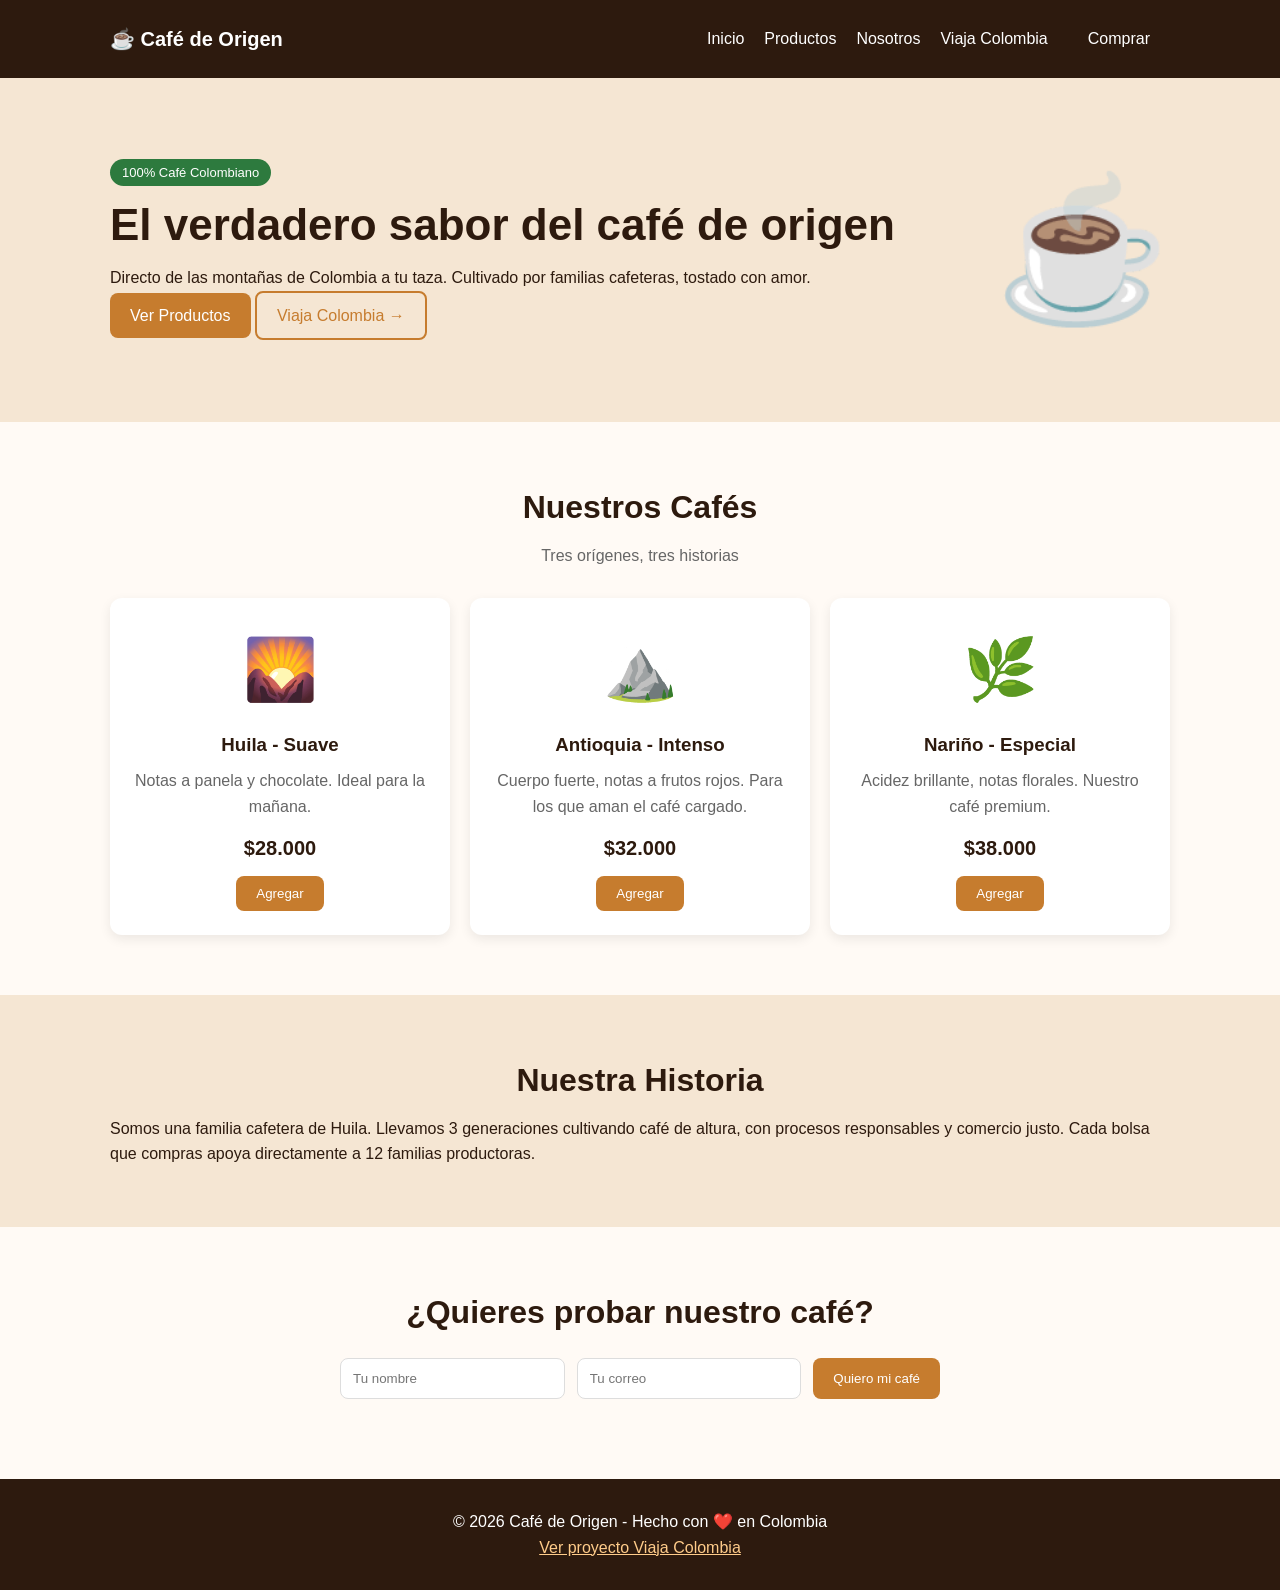
<file: index.html>
<!DOCTYPE html>
<html lang="es">
<head>
  <meta charset="UTF-8">
  <meta name="viewport" content="width=device-width, initial-scale=1.0">
  <title>Café de Origen - Café Colombiano</title>
  <link rel="stylesheet" href="css/styles.css">
</head>
<body>
  <header class="header">
    <div class="container header-inner">
      <a href="#" class="logo">☕ Café de Origen</a>
      <nav class="nav">
        <a href="#inicio">Inicio</a>
        <a href="#productos">Productos</a>
        <a href="#nosotros">Nosotros</a>
        <a href="viajacolombia/index.html">Viaja Colombia</a>
        <a href="#contacto" class="btn">Comprar</a>
      </nav>
    </div>
  </header>

  <main>
    <section id="inicio" class="hero">
      <div class="container hero-inner">
        <div class="hero-text">
          <span class="badge">100% Café Colombiano</span>
          <h1>El verdadero sabor del café de origen</h1>
          <p>Directo de las montañas de Colombia a tu taza. Cultivado por familias cafeteras, tostado con amor.</p>
          <div class="hero-buttons">
            <a href="#productos" class="btn btn-primary">Ver Productos</a>
            <a href="viajacolombia/index.html" class="btn btn-outline">Viaja Colombia →</a>
          </div>
        </div>
        <div class="hero-img">☕</div>
      </div>
    </section>

    <section id="productos" class="section">
      <div class="container">
        <h2>Nuestros Cafés</h2>
        <p class="subtitle">Tres orígenes, tres historias</p>
        <div class="grid">
          <article class="card">
            <div class="card-img">🌄</div>
            <h3>Huila - Suave</h3>
            <p>Notas a panela y chocolate. Ideal para la mañana.</p>
            <strong>$28.000</strong>
            <button class="btn btn-primary">Agregar</button>
          </article>
          <article class="card">
            <div class="card-img">⛰️</div>
            <h3>Antioquia - Intenso</h3>
            <p>Cuerpo fuerte, notas a frutos rojos. Para los que aman el café cargado.</p>
            <strong>$32.000</strong>
            <button class="btn btn-primary">Agregar</button>
          </article>
          <article class="card">
            <div class="card-img">🌿</div>
            <h3>Nariño - Especial</h3>
            <p>Acidez brillante, notas florales. Nuestro café premium.</p>
            <strong>$38.000</strong>
            <button class="btn btn-primary">Agregar</button>
          </article>
        </div>
      </div>
    </section>

    <section id="nosotros" class="section section-alt">
      <div class="container">
        <h2>Nuestra Historia</h2>
        <p>Somos una familia cafetera de Huila. Llevamos 3 generaciones cultivando café de altura, con procesos responsables y comercio justo. Cada bolsa que compras apoya directamente a 12 familias productoras.</p>
      </div>
    </section>

    <section id="contacto" class="section">
      <div class="container">
        <h2>¿Quieres probar nuestro café?</h2>
        <form class="form">
          <input type="text" placeholder="Tu nombre" required>
          <input type="email" placeholder="Tu correo" required>
          <button type="submit" class="btn btn-primary">Quiero mi café</button>
        </form>
      </div>
    </section>
  </main>

  <footer class="footer">
    <div class="container">
      <p>© 2026 Café de Origen - Hecho con ❤️ en Colombia</p>
      <p><a href="viajacolombia/index.html">Ver proyecto Viaja Colombia</a></p>
    </div>
  </footer>
</body>
</html>
</file>
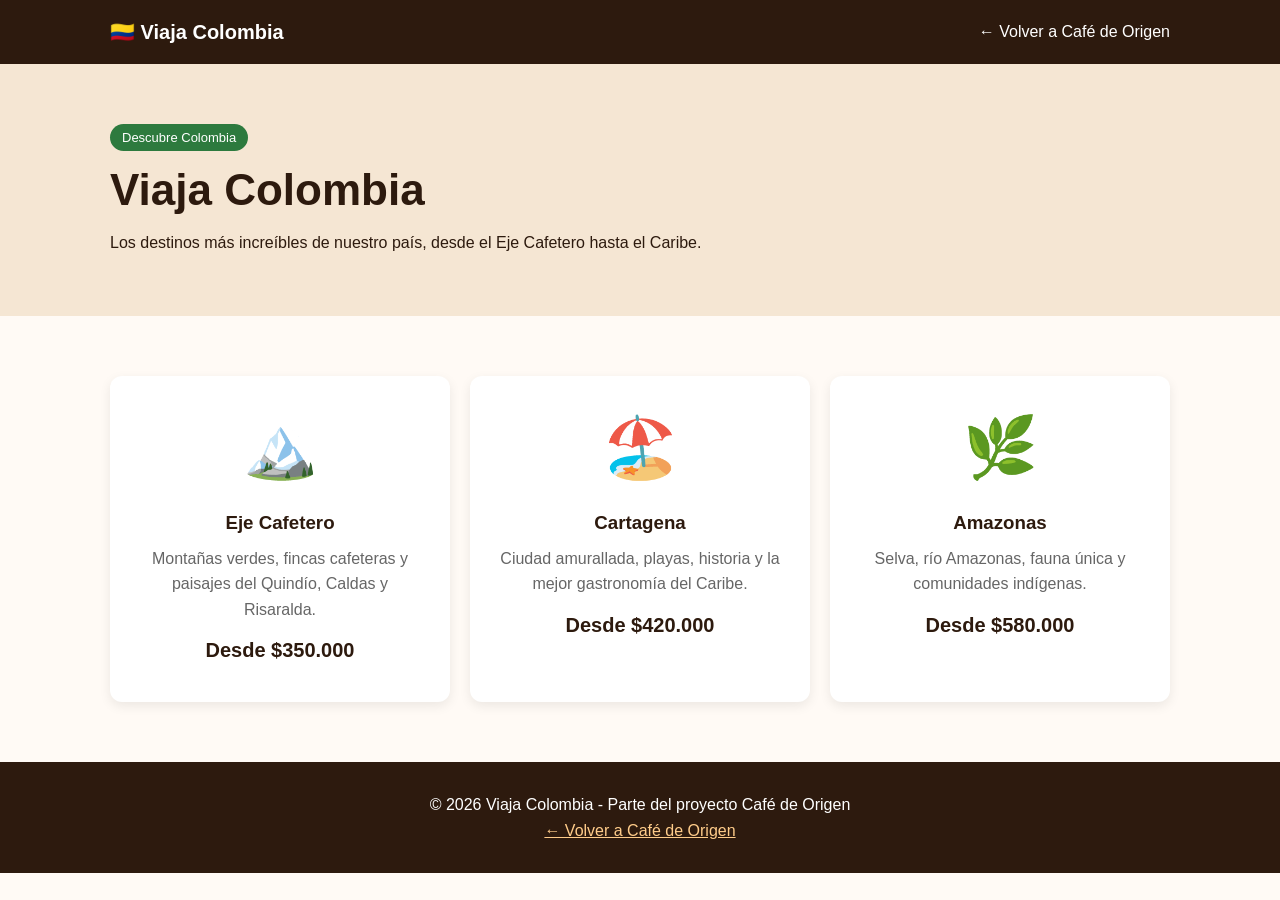
<file: viajacolombia/index.html>
<!DOCTYPE html>
<html lang="es">
<head>
  <meta charset="UTF-8">
  <meta name="viewport" content="width=device-width, initial-scale=1.0">
  <title>Viaja Colombia</title>
  <link rel="stylesheet" href="../css/styles.css">
</head>
<body>
  <header class="header">
    <div class="container header-inner">
      <a href="../index.html" class="logo">🇨🇴 Viaja Colombia</a>
      <nav class="nav">
        <a href="../index.html">← Volver a Café de Origen</a>
      </nav>
    </div>
  </header>

  <main>
    <section class="hero">
      <div class="container">
        <span class="badge">Descubre Colombia</span>
        <h1>Viaja Colombia</h1>
        <p>Los destinos más increíbles de nuestro país, desde el Eje Cafetero hasta el Caribe.</p>
      </div>
    </section>

    <section class="section">
      <div class="container">
        <div class="grid">
          <article class="card">
            <div class="card-img">🏔️</div>
            <h3>Eje Cafetero</h3>
            <p>Montañas verdes, fincas cafeteras y paisajes del Quindío, Caldas y Risaralda.</p>
            <strong>Desde $350.000</strong>
          </article>
          <article class="card">
            <div class="card-img">🏖️</div>
            <h3>Cartagena</h3>
            <p>Ciudad amurallada, playas, historia y la mejor gastronomía del Caribe.</p>
            <strong>Desde $420.000</strong>
          </article>
          <article class="card">
            <div class="card-img">🌿</div>
            <h3>Amazonas</h3>
            <p>Selva, río Amazonas, fauna única y comunidades indígenas.</p>
            <strong>Desde $580.000</strong>
          </article>
        </div>
      </div>
    </section>
  </main>

  <footer class="footer">
    <div class="container">
      <p>© 2026 Viaja Colombia - Parte del proyecto Café de Origen</p>
      <p><a href="../index.html">← Volver a Café de Origen</a></p>
    </div>
  </footer>
</body>
</html>
</file>
<file: css/styles.css>
* { margin: 0; padding: 0; box-sizing: border-box; }
body { font-family: Arial, sans-serif; color: #2d1a0e; line-height: 1.6; background: #fffaf5; }
.container { max-width: 1100px; margin: 0 auto; padding: 0 20px; }
.header { background: #2d1a0e; color: white; padding: 16px 0; position: sticky; top: 0; }
.header-inner { display: flex; justify-content: space-between; align-items: center; }
.logo { color: white; text-decoration: none; font-weight: bold; font-size: 20px; }
.nav { display: flex; gap: 20px; align-items: center; }
.nav a { color: white; text-decoration: none; }
.btn { display: inline-block; padding: 10px 20px; border-radius: 8px; text-decoration: none; border: none; cursor: pointer; }
.btn-primary { background: #c67c2e; color: white; }
.btn-outline { border: 2px solid #c67c2e; color: #c67c2e; }
.hero { background: #f5e6d3; padding: 60px 0; }
.hero-inner { display: flex; gap: 40px; align-items: center; }
.hero-text { flex: 1; }
.badge { background: #2d7a3e; color: white; padding: 6px 12px; border-radius: 20px; font-size: 13px; }
.hero h1 { font-size: 44px; margin: 16px 0; line-height: 1.1; }
.hero-img { font-size: 140px; }
.section { padding: 60px 0; }
.section-alt { background: #f5e6d3; }
h2 { font-size: 32px; margin-bottom: 10px; text-align: center; }
.subtitle { text-align: center; margin-bottom: 30px; color: #666; }
.grid { display: grid; grid-template-columns: repeat(3, 1fr); gap: 20px; }
.card { background: white; border-radius: 12px; padding: 24px; text-align: center; box-shadow: 0 4px 12px rgba(0,0,0,0.08); }
.card-img { font-size: 60px; margin-bottom: 12px; }
.card h3 { margin-bottom: 8px; }
.card p { margin-bottom: 12px; color: #666; }
.card strong { display: block; font-size: 20px; margin-bottom: 12px; }
.form { display: flex; gap: 12px; max-width: 600px; margin: 20px auto; justify-content: center; }
.form input { padding: 12px; border: 1px solid #ddd; border-radius: 8px; flex: 1; }
.footer { background: #2d1a0e; color: white; padding: 30px 0; text-align: center; }
.footer a { color: #ffcc8a; }

/* TABLET 768px */
@media (max-width: 768px) {
  .hero-inner { flex-direction: column; text-align: center; }
  .hero h1 { font-size: 34px; }
  .grid { grid-template-columns: repeat(2, 1fr); }
  .nav { gap: 12px; font-size: 14px; }
}

/* CELULAR 375px */
@media (max-width: 480px) {
  .header-inner { flex-direction: column; gap: 12px; }
  .nav { flex-wrap: wrap; justify-content: center; }
  .hero h1 { font-size: 28px; }
  .hero-img { font-size: 90px; }
  .grid { grid-template-columns: 1fr; }
  .form { flex-direction: column; }
  .hero-buttons { display: flex; flex-direction: column; gap: 10px; }
}
</file>
